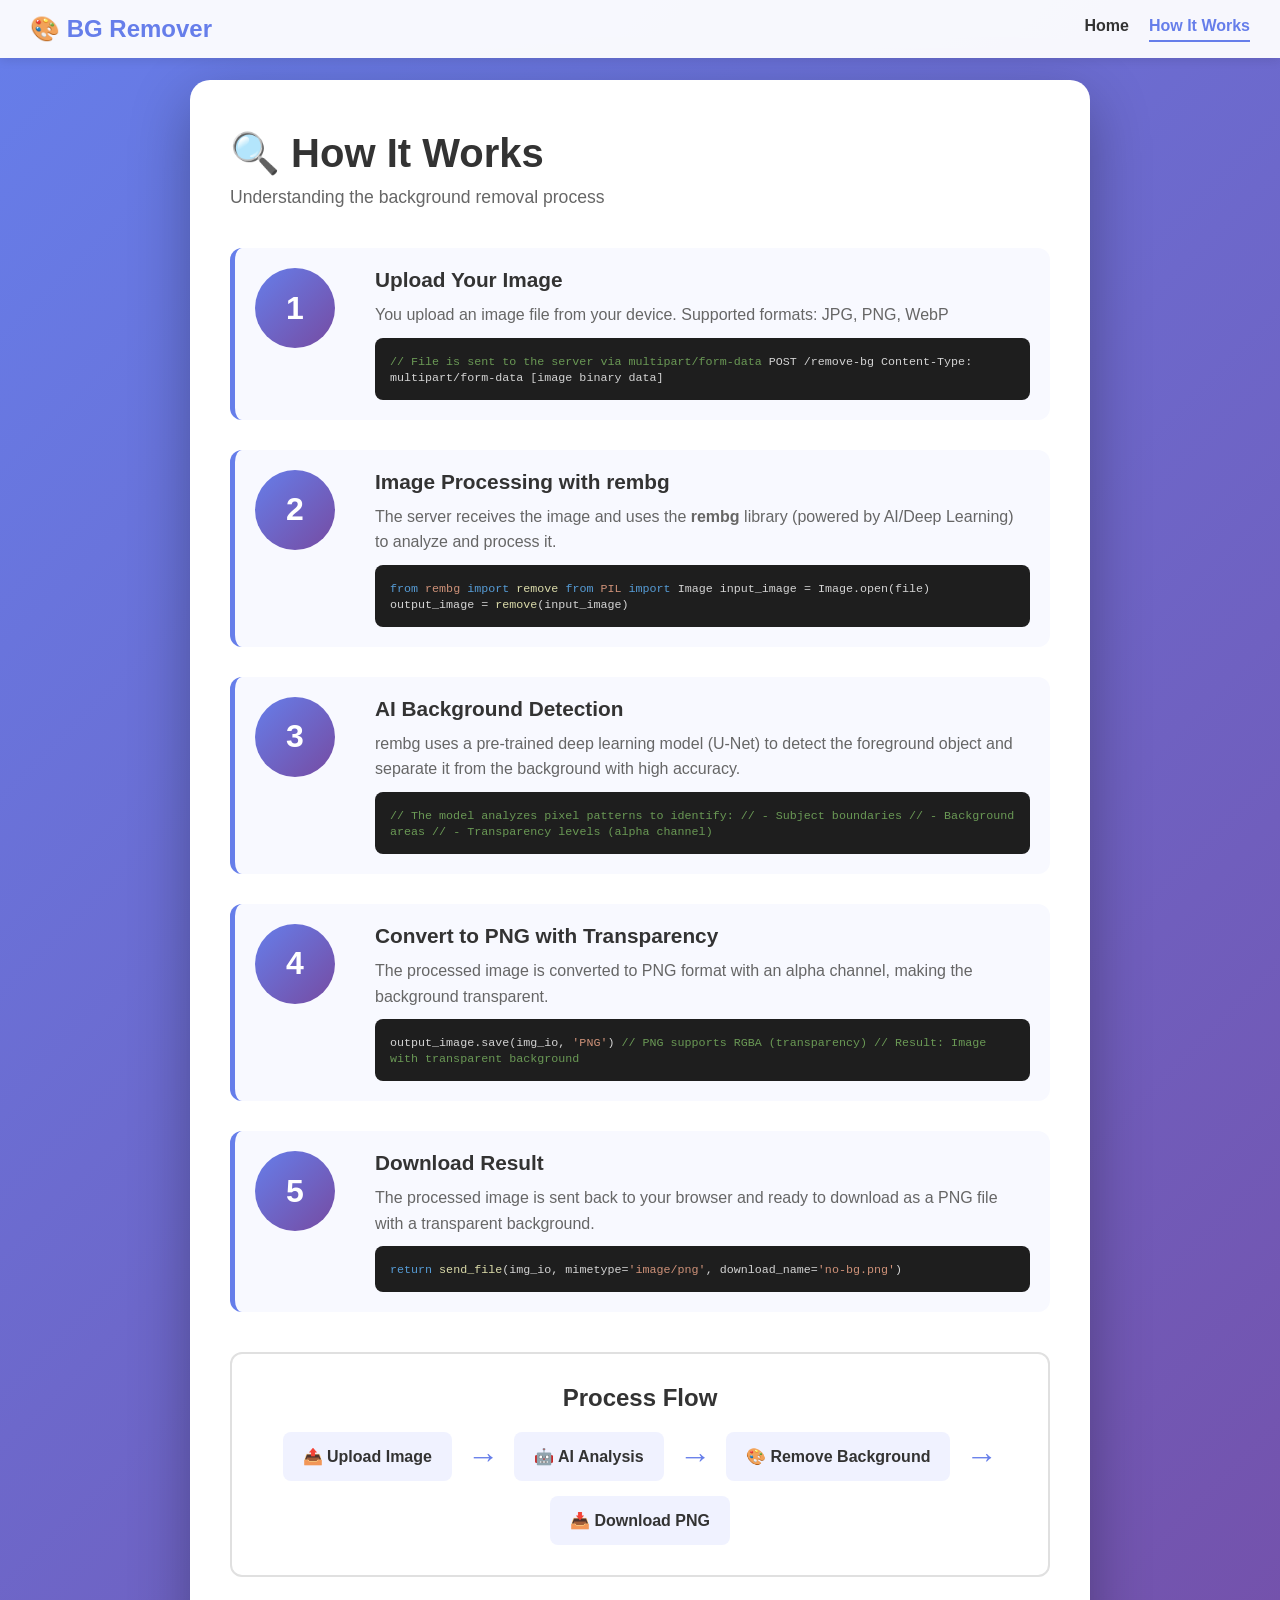
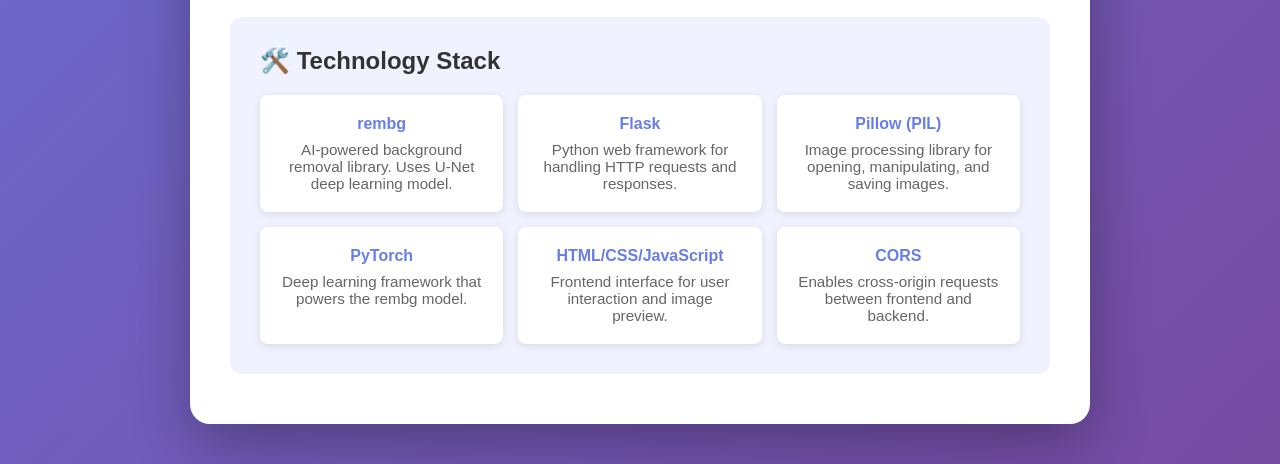
<file: how-it-works.html>
<!DOCTYPE html>
<html lang="en">
<head>
    <meta charset="UTF-8">
    <meta name="viewport" content="width=device-width, initial-scale=1.0">
    <title>How It Works - Background Remover</title>
    <style>
        * {
            margin: 0;
            padding: 0;
            box-sizing: border-box;
        }

        body {
            font-family: 'Segoe UI', Tahoma, Geneva, Verdana, sans-serif;
            background: linear-gradient(135deg, #667eea 0%, #764ba2 100%);
            min-height: 100vh;
            padding: 80px 20px 40px;
        }

        .navbar {
            position: fixed;
            top: 0;
            left: 0;
            right: 0;
            background: rgba(255, 255, 255, 0.95);
            box-shadow: 0 2px 10px rgba(0, 0, 0, 0.1);
            padding: 15px 30px;
            display: flex;
            justify-content: space-between;
            align-items: center;
            z-index: 1000;
        }

        .navbar h2 {
            color: #667eea;
            font-size: 1.5em;
        }

        .nav-links {
            display: flex;
            gap: 20px;
        }

        .nav-links a {
            color: #333;
            text-decoration: none;
            font-weight: 600;
            transition: color 0.3s;
        }

        .nav-links a:hover {
            color: #667eea;
        }

        .nav-links a.active {
            color: #667eea;
            border-bottom: 2px solid #667eea;
            padding-bottom: 5px;
        }

        .container {
            max-width: 900px;
            margin: 0 auto;
            background: white;
            border-radius: 20px;
            padding: 50px 40px;
            box-shadow: 0 20px 60px rgba(0, 0, 0, 0.3);
        }

        h1 {
            color: #333;
            margin-bottom: 10px;
            font-size: 2.5em;
        }

        .subtitle {
            color: #666;
            margin-bottom: 40px;
            font-size: 1.1em;
        }

        .steps {
            display: grid;
            gap: 30px;
        }

        .step {
            display: grid;
            grid-template-columns: 100px 1fr;
            gap: 20px;
            padding: 20px;
            background: #f8f9ff;
            border-radius: 12px;
            border-left: 5px solid #667eea;
        }

        .step-number {
            background: linear-gradient(135deg, #667eea 0%, #764ba2 100%);
            color: white;
            width: 80px;
            height: 80px;
            border-radius: 50%;
            display: flex;
            align-items: center;
            justify-content: center;
            font-size: 2em;
            font-weight: bold;
            flex-shrink: 0;
        }

        .step-content h3 {
            color: #333;
            margin-bottom: 10px;
            font-size: 1.3em;
        }

        .step-content p {
            color: #666;
            line-height: 1.6;
            margin-bottom: 10px;
        }

        .code-block {
            background: #1e1e1e;
            color: #d4d4d4;
            padding: 15px;
            border-radius: 8px;
            overflow-x: auto;
            font-family: 'Courier New', monospace;
            font-size: 0.9em;
            margin-top: 10px;
        }

        .code-block code {
            color: #d4d4d4;
        }

        .keyword { color: #569cd6; }
        .string { color: #ce9178; }
        .function { color: #dcdcaa; }
        .comment { color: #6a9955; }

        .tech-stack {
            background: #f0f2ff;
            padding: 30px;
            border-radius: 12px;
            margin-top: 40px;
        }

        .tech-stack h2 {
            color: #333;
            margin-bottom: 20px;
            font-size: 1.5em;
        }

        .tech-grid {
            display: grid;
            grid-template-columns: repeat(auto-fit, minmax(200px, 1fr));
            gap: 15px;
        }

        .tech-item {
            background: white;
            padding: 20px;
            border-radius: 8px;
            text-align: center;
            box-shadow: 0 2px 8px rgba(0, 0, 0, 0.1);
        }

        .tech-item h4 {
            color: #667eea;
            margin-bottom: 8px;
        }

        .tech-item p {
            color: #666;
            font-size: 0.95em;
        }

        .flow-diagram {
            background: white;
            padding: 30px;
            border-radius: 12px;
            margin-top: 40px;
            text-align: center;
            border: 2px solid #e0e0e0;
        }

        .flow-diagram h2 {
            color: #333;
            margin-bottom: 20px;
        }

        .flow {
            display: flex;
            align-items: center;
            justify-content: center;
            flex-wrap: wrap;
            gap: 15px;
        }

        .flow-item {
            background: #f0f2ff;
            padding: 15px 20px;
            border-radius: 8px;
            color: #333;
            font-weight: 600;
            min-width: 150px;
        }

        .flow-arrow {
            font-size: 2em;
            color: #667eea;
        }

        @media (max-width: 768px) {
            .container {
                padding: 20px;
            }

            h1 {
                font-size: 1.8em;
            }

            .step {
                grid-template-columns: 1fr;
            }

            .step-number {
                width: 60px;
                height: 60px;
                font-size: 1.5em;
            }

            .navbar {
                padding: 10px 15px;
            }

            .nav-links {
                gap: 10px;
                font-size: 0.9em;
            }
        }
    </style>
</head>
<body>
    <div class="navbar">
        <h2>🎨 BG Remover</h2>
        <div class="nav-links">
            <a href="/">Home</a>
            <a href="/how-it-works" class="active">How It Works</a>
        </div>
    </div>

    <div class="container">
        <h1>🔍 How It Works</h1>
        <p class="subtitle">Understanding the background removal process</p>

        <div class="steps">
            <div class="step">
                <div class="step-number">1</div>
                <div class="step-content">
                    <h3>Upload Your Image</h3>
                    <p>You upload an image file from your device. Supported formats: JPG, PNG, WebP</p>
                    <div class="code-block">
<code><span class="comment">// File is sent to the server via multipart/form-data</span>
POST /remove-bg
Content-Type: multipart/form-data

[image binary data]</code>
                    </div>
                </div>
            </div>

            <div class="step">
                <div class="step-number">2</div>
                <div class="step-content">
                    <h3>Image Processing with rembg</h3>
                    <p>The server receives the image and uses the <strong>rembg</strong> library (powered by AI/Deep Learning) to analyze and process it.</p>
                    <div class="code-block">
<code><span class="keyword">from</span> <span class="string">rembg</span> <span class="keyword">import</span> <span class="function">remove</span>
<span class="keyword">from</span> <span class="string">PIL</span> <span class="keyword">import</span> Image

input_image = Image.open(file)
output_image = <span class="function">remove</span>(input_image)</code>
                    </div>
                </div>
            </div>

            <div class="step">
                <div class="step-number">3</div>
                <div class="step-content">
                    <h3>AI Background Detection</h3>
                    <p>rembg uses a pre-trained deep learning model (U-Net) to detect the foreground object and separate it from the background with high accuracy.</p>
                    <div class="code-block">
<code><span class="comment">// The model analyzes pixel patterns to identify:</span>
<span class="comment">// - Subject boundaries</span>
<span class="comment">// - Background areas</span>
<span class="comment">// - Transparency levels (alpha channel)</span></code>
                    </div>
                </div>
            </div>

            <div class="step">
                <div class="step-number">4</div>
                <div class="step-content">
                    <h3>Convert to PNG with Transparency</h3>
                    <p>The processed image is converted to PNG format with an alpha channel, making the background transparent.</p>
                    <div class="code-block">
<code>output_image.save(img_io, <span class="string">'PNG'</span>)
<span class="comment">// PNG supports RGBA (transparency)</span>
<span class="comment">// Result: Image with transparent background</span></code>
                    </div>
                </div>
            </div>

            <div class="step">
                <div class="step-number">5</div>
                <div class="step-content">
                    <h3>Download Result</h3>
                    <p>The processed image is sent back to your browser and ready to download as a PNG file with a transparent background.</p>
                    <div class="code-block">
<code><span class="keyword">return</span> <span class="function">send_file</span>(img_io, 
                         mimetype=<span class="string">'image/png'</span>,
                         download_name=<span class="string">'no-bg.png'</span>)</code>
                    </div>
                </div>
            </div>
        </div>

        <div class="flow-diagram">
            <h2>Process Flow</h2>
            <div class="flow">
                <div class="flow-item">📤 Upload Image</div>
                <div class="flow-arrow">→</div>
                <div class="flow-item">🤖 AI Analysis</div>
                <div class="flow-arrow">→</div>
                <div class="flow-item">🎨 Remove Background</div>
                <div class="flow-arrow">→</div>
                <div class="flow-item">📥 Download PNG</div>
            </div>
        </div>

        <div class="tech-stack">
            <h2>🛠️ Technology Stack</h2>
            <div class="tech-grid">
                <div class="tech-item">
                    <h4>rembg</h4>
                    <p>AI-powered background removal library. Uses U-Net deep learning model.</p>
                </div>
                <div class="tech-item">
                    <h4>Flask</h4>
                    <p>Python web framework for handling HTTP requests and responses.</p>
                </div>
                <div class="tech-item">
                    <h4>Pillow (PIL)</h4>
                    <p>Image processing library for opening, manipulating, and saving images.</p>
                </div>
                <div class="tech-item">
                    <h4>PyTorch</h4>
                    <p>Deep learning framework that powers the rembg model.</p>
                </div>
                <div class="tech-item">
                    <h4>HTML/CSS/JavaScript</h4>
                    <p>Frontend interface for user interaction and image preview.</p>
                </div>
                <div class="tech-item">
                    <h4>CORS</h4>
                    <p>Enables cross-origin requests between frontend and backend.</p>
                </div>
            </div>
        </div>
    </div>
</body>
</html>
</file>
